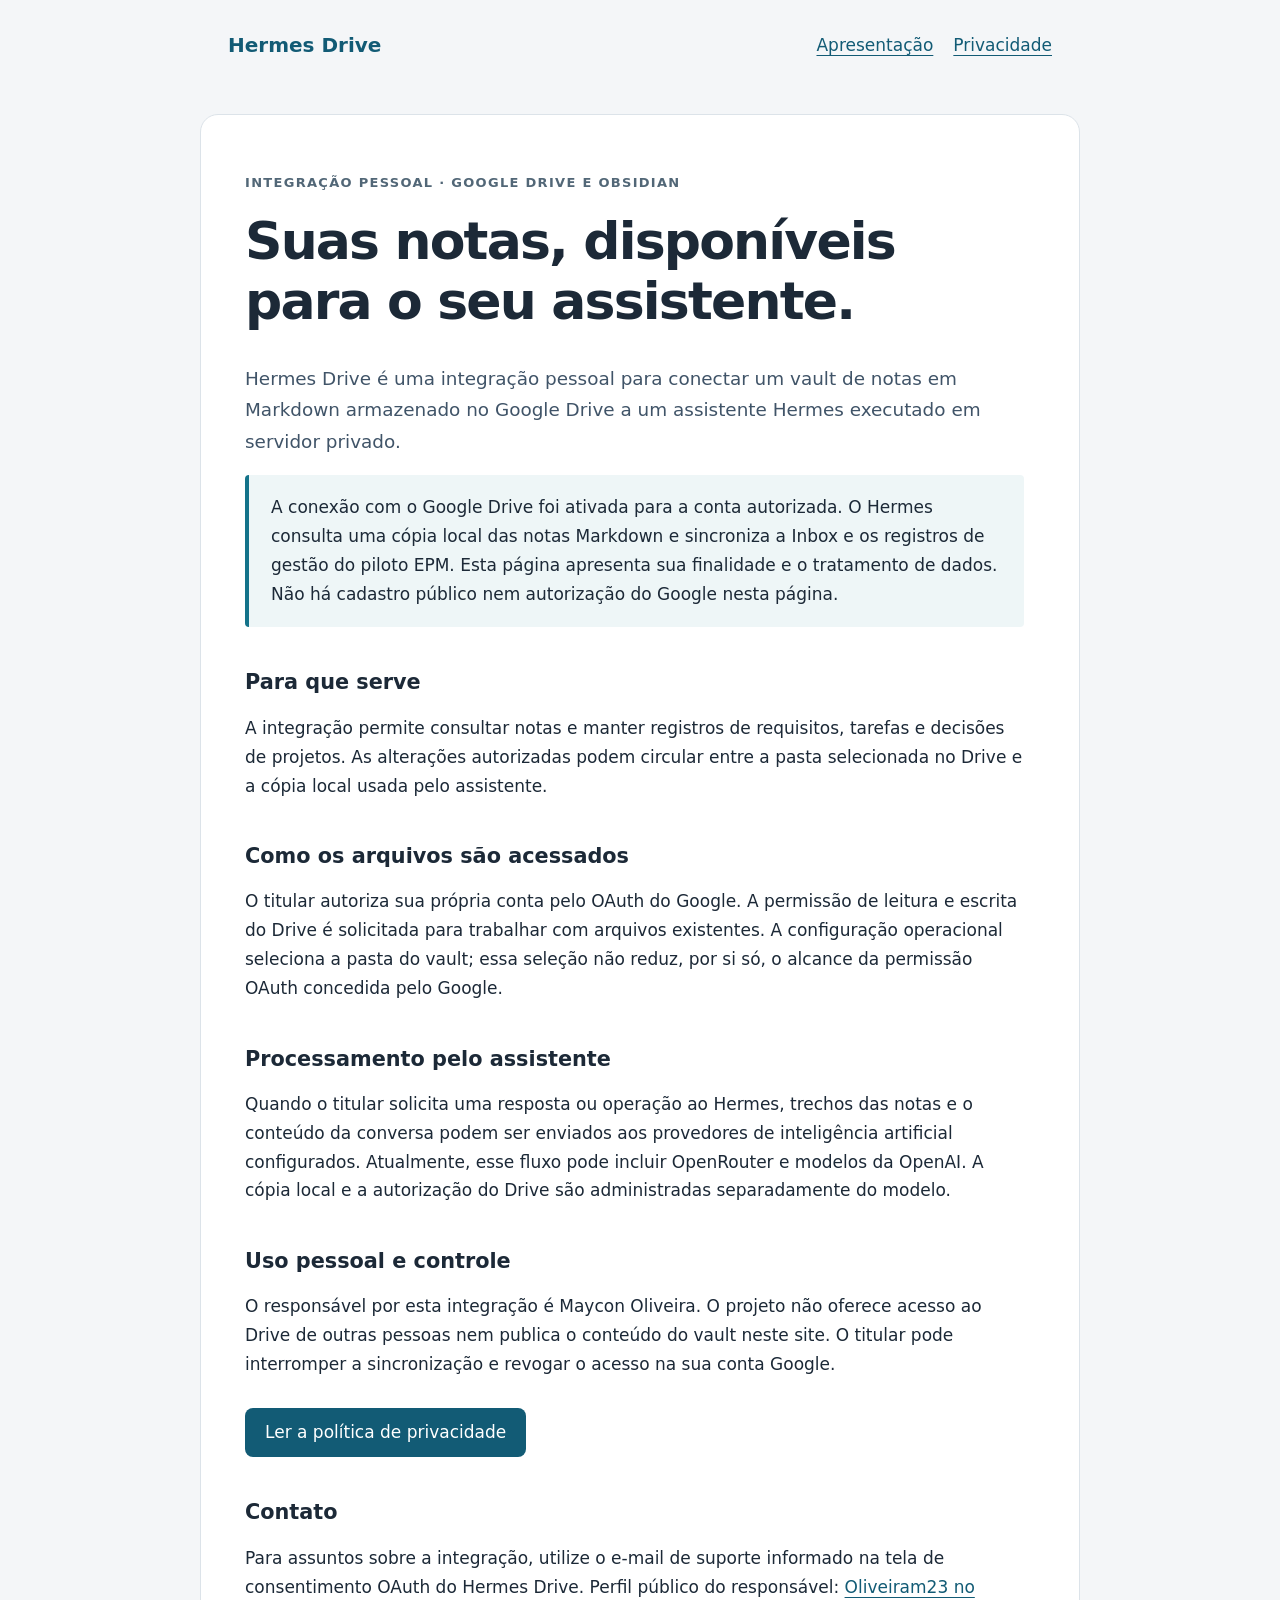
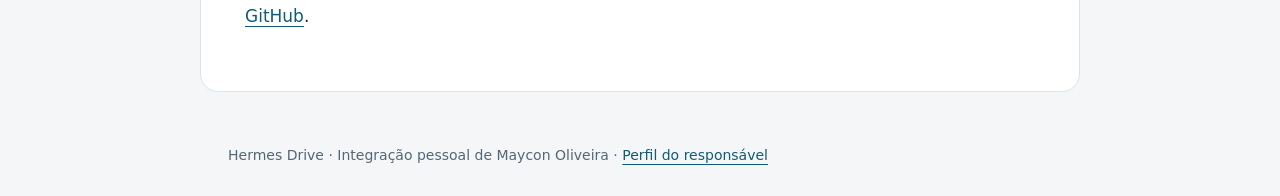
<file: index.html>
<!doctype html>
<html lang="pt-BR"><head><meta charset="utf-8"><meta name="viewport" content="width=device-width, initial-scale=1"><meta name="description" content="Integração pessoal entre Google Drive, notas Obsidian e o assistente Hermes. Conheça sua finalidade e o tratamento dos dados."><title>Apresentação — Hermes Drive</title><link rel="stylesheet" href="styles.css"><meta name="google-site-verification" content="id3ZQi7W1XBPhnllCntnnoxr5P1syRVxBGIIHP8MUYo" />
</head>
<body><header><a href="./">Hermes Drive</a><nav aria-label="Navegação principal"><a href="./">Apresentação</a><a href="privacy.html">Privacidade</a></nav></header><main><p class="label">Integração pessoal · Google Drive e Obsidian</p>
<h1>Suas notas, disponíveis para o seu assistente.</h1>
<p class="intro">Hermes Drive é uma integração pessoal para conectar um vault de notas em Markdown armazenado no Google Drive a um assistente Hermes executado em servidor privado.</p>
<p class="notice">A conexão com o Google Drive foi ativada para a conta autorizada. O Hermes consulta uma cópia local das notas Markdown e sincroniza a Inbox e os registros de gestão do piloto EPM. Esta página apresenta sua finalidade e o tratamento de dados. Não há cadastro público nem autorização do Google nesta página.</p>
<h2>Para que serve</h2><p>A integração permite consultar notas e manter registros de requisitos, tarefas e decisões de projetos. As alterações autorizadas podem circular entre a pasta selecionada no Drive e a cópia local usada pelo assistente.</p>
<h2>Como os arquivos são acessados</h2><p>O titular autoriza sua própria conta pelo OAuth do Google. A permissão de leitura e escrita do Drive é solicitada para trabalhar com arquivos existentes. A configuração operacional seleciona a pasta do vault; essa seleção não reduz, por si só, o alcance da permissão OAuth concedida pelo Google.</p>
<h2>Processamento pelo assistente</h2><p>Quando o titular solicita uma resposta ou operação ao Hermes, trechos das notas e o conteúdo da conversa podem ser enviados aos provedores de inteligência artificial configurados. Atualmente, esse fluxo pode incluir OpenRouter e modelos da OpenAI. A cópia local e a autorização do Drive são administradas separadamente do modelo.</p>
<h2>Uso pessoal e controle</h2><p>O responsável por esta integração é Maycon Oliveira. O projeto não oferece acesso ao Drive de outras pessoas nem publica o conteúdo do vault neste site. O titular pode interromper a sincronização e revogar o acesso na sua conta Google.</p>
<a class="button" href="privacy.html">Ler a política de privacidade</a>
<h2>Contato</h2><p>Para assuntos sobre a integração, utilize o e-mail de suporte informado na tela de consentimento OAuth do Hermes Drive. Perfil público do responsável: <a href="https://github.com/Oliveiram23">Oliveiram23 no GitHub</a>.</p></main><footer>Hermes Drive · Integração pessoal de Maycon Oliveira · <a href="https://github.com/Oliveiram23">Perfil do responsável</a></footer></body></html>
</file>
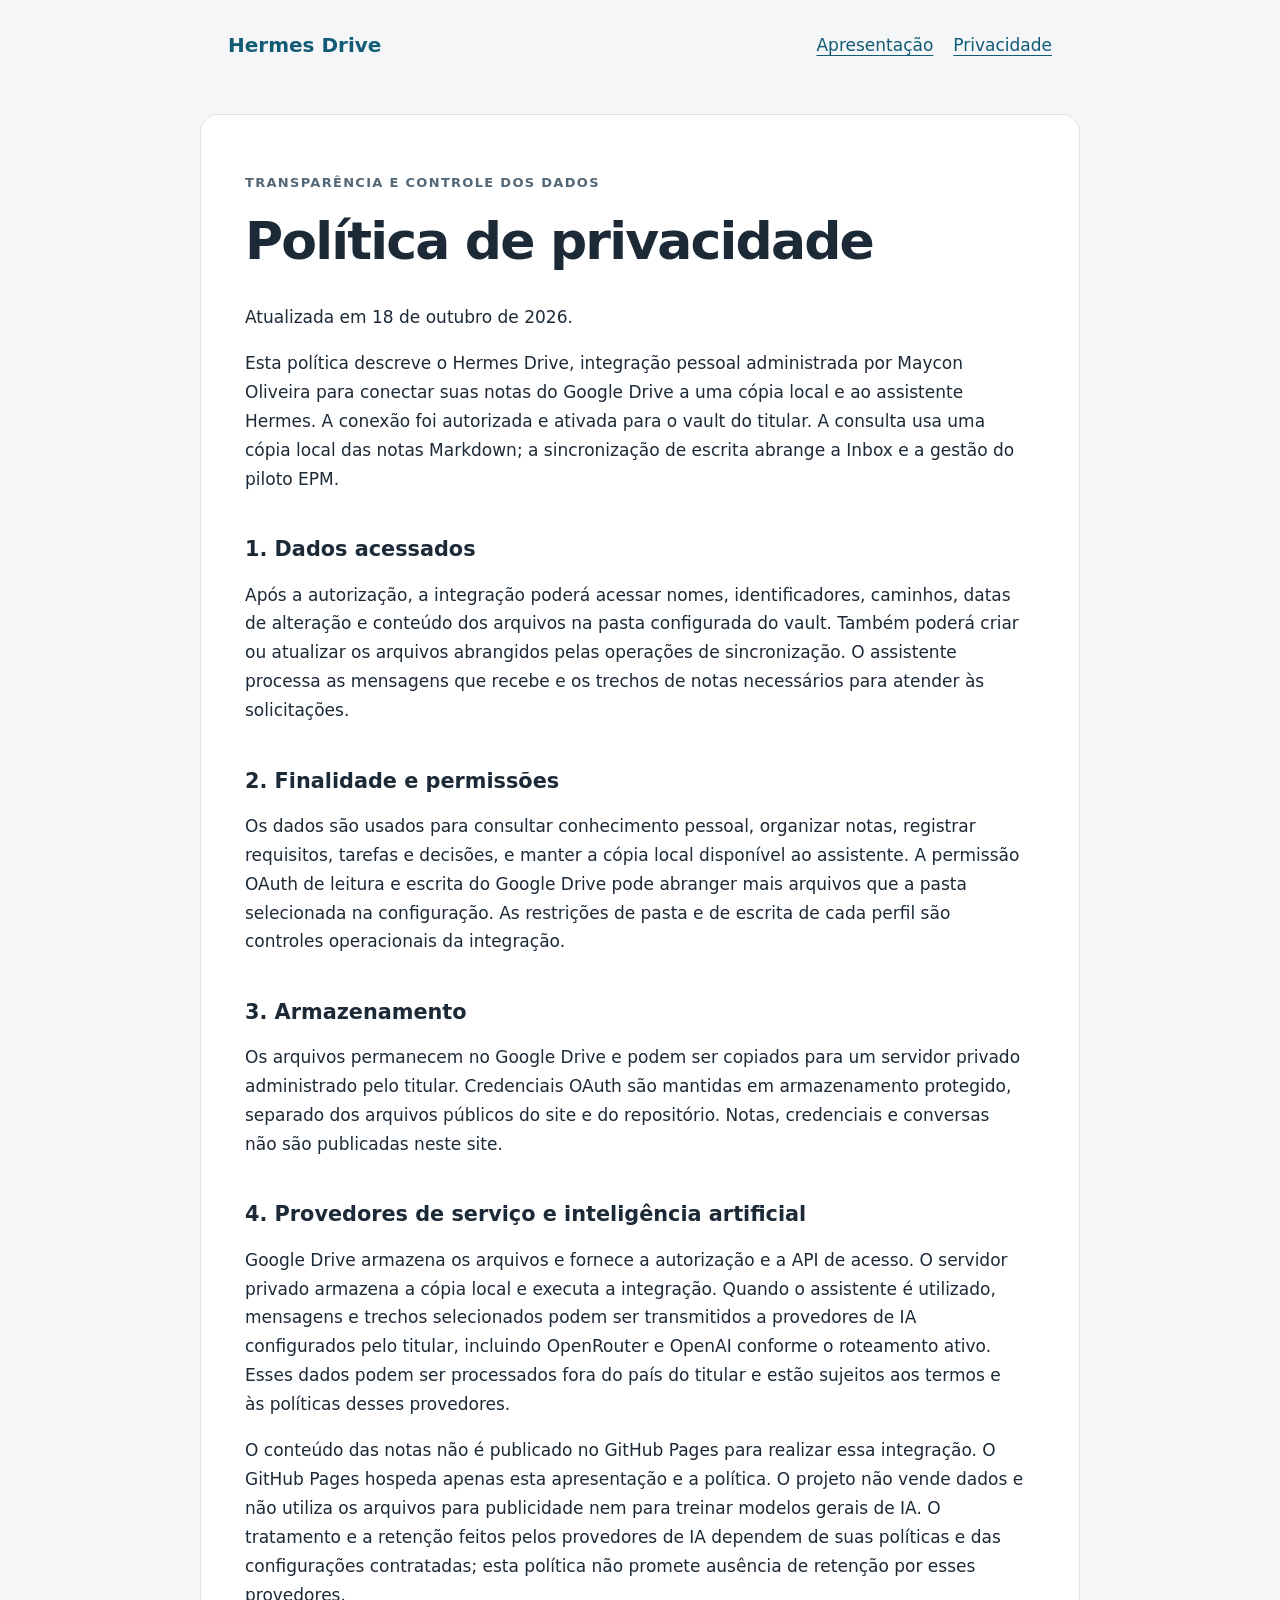
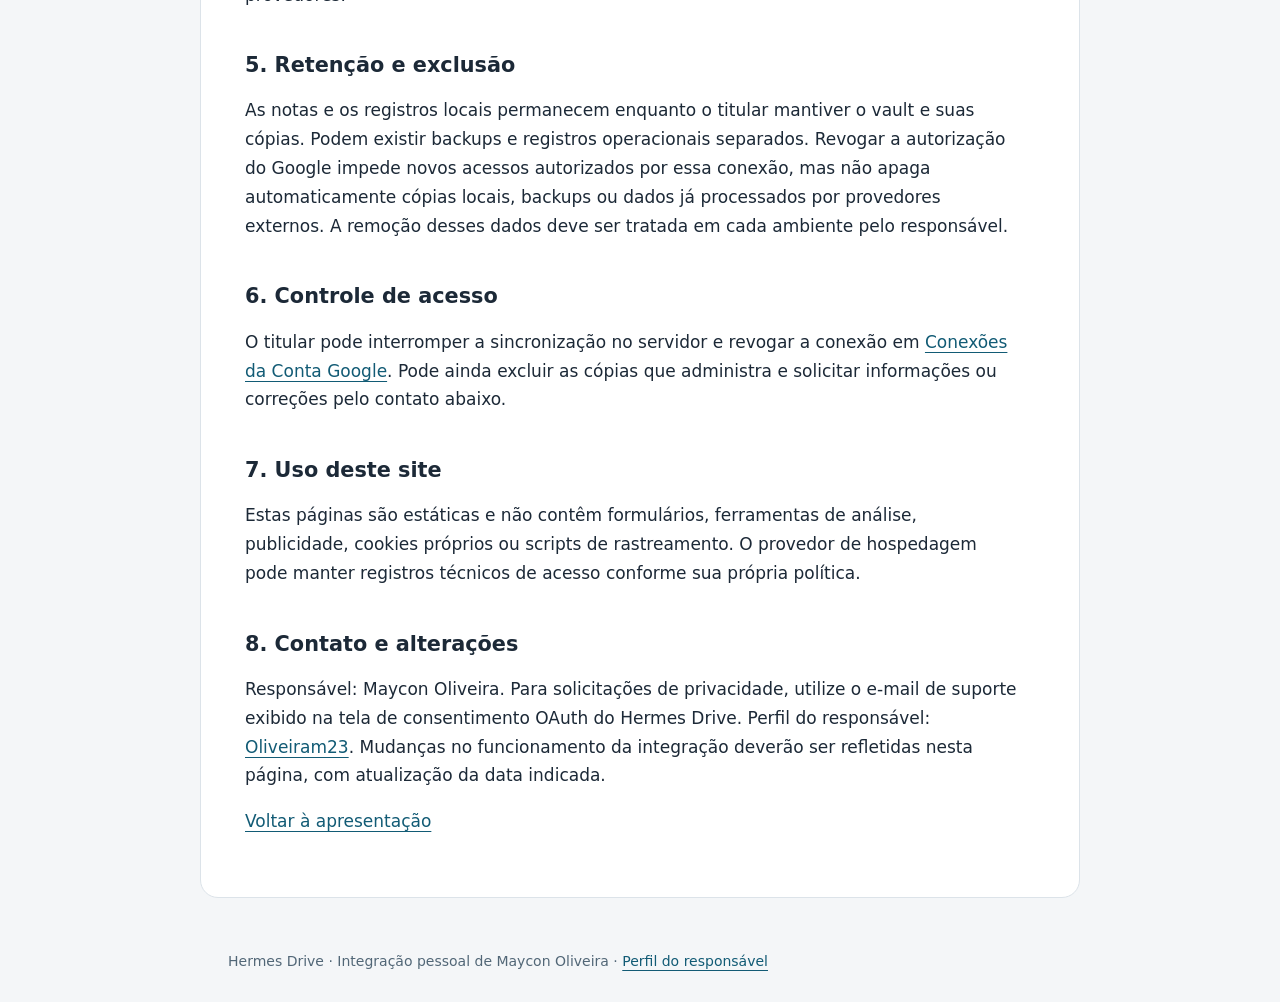
<file: privacy.html>
<!doctype html>
<html lang="pt-BR"><head><meta charset="utf-8"><meta name="viewport" content="width=device-width, initial-scale=1"><meta name="description" content="Política de privacidade do Hermes Drive: acesso ao Google Drive, armazenamento local, processamento por IA, retenção e revogação."><title>Política de privacidade — Hermes Drive</title><link rel="stylesheet" href="styles.css"></head>
<body><header><a href="./">Hermes Drive</a><nav aria-label="Navegação principal"><a href="./">Apresentação</a><a href="privacy.html">Privacidade</a></nav></header><main><p class="label">Transparência e controle dos dados</p><h1>Política de privacidade</h1><p>Atualizada em 18 de outubro de 2026.</p>
<p>Esta política descreve o Hermes Drive, integração pessoal administrada por Maycon Oliveira para conectar suas notas do Google Drive a uma cópia local e ao assistente Hermes. A conexão foi autorizada e ativada para o vault do titular. A consulta usa uma cópia local das notas Markdown; a sincronização de escrita abrange a Inbox e a gestão do piloto EPM.</p>
<h2>1. Dados acessados</h2><p>Após a autorização, a integração poderá acessar nomes, identificadores, caminhos, datas de alteração e conteúdo dos arquivos na pasta configurada do vault. Também poderá criar ou atualizar os arquivos abrangidos pelas operações de sincronização. O assistente processa as mensagens que recebe e os trechos de notas necessários para atender às solicitações.</p>
<h2>2. Finalidade e permissões</h2><p>Os dados são usados para consultar conhecimento pessoal, organizar notas, registrar requisitos, tarefas e decisões, e manter a cópia local disponível ao assistente. A permissão OAuth de leitura e escrita do Google Drive pode abranger mais arquivos que a pasta selecionada na configuração. As restrições de pasta e de escrita de cada perfil são controles operacionais da integração.</p>
<h2>3. Armazenamento</h2><p>Os arquivos permanecem no Google Drive e podem ser copiados para um servidor privado administrado pelo titular. Credenciais OAuth são mantidas em armazenamento protegido, separado dos arquivos públicos do site e do repositório. Notas, credenciais e conversas não são publicadas neste site.</p>
<h2>4. Provedores de serviço e inteligência artificial</h2><p>Google Drive armazena os arquivos e fornece a autorização e a API de acesso. O servidor privado armazena a cópia local e executa a integração. Quando o assistente é utilizado, mensagens e trechos selecionados podem ser transmitidos a provedores de IA configurados pelo titular, incluindo OpenRouter e OpenAI conforme o roteamento ativo. Esses dados podem ser processados fora do país do titular e estão sujeitos aos termos e às políticas desses provedores.</p><p>O conteúdo das notas não é publicado no GitHub Pages para realizar essa integração. O GitHub Pages hospeda apenas esta apresentação e a política. O projeto não vende dados e não utiliza os arquivos para publicidade nem para treinar modelos gerais de IA. O tratamento e a retenção feitos pelos provedores de IA dependem de suas políticas e das configurações contratadas; esta política não promete ausência de retenção por esses provedores.</p>
<h2>5. Retenção e exclusão</h2><p>As notas e os registros locais permanecem enquanto o titular mantiver o vault e suas cópias. Podem existir backups e registros operacionais separados. Revogar a autorização do Google impede novos acessos autorizados por essa conexão, mas não apaga automaticamente cópias locais, backups ou dados já processados por provedores externos. A remoção desses dados deve ser tratada em cada ambiente pelo responsável.</p>
<h2>6. Controle de acesso</h2><p>O titular pode interromper a sincronização no servidor e revogar a conexão em <a href="https://myaccount.google.com/connections">Conexões da Conta Google</a>. Pode ainda excluir as cópias que administra e solicitar informações ou correções pelo contato abaixo.</p>
<h2>7. Uso deste site</h2><p>Estas páginas são estáticas e não contêm formulários, ferramentas de análise, publicidade, cookies próprios ou scripts de rastreamento. O provedor de hospedagem pode manter registros técnicos de acesso conforme sua própria política.</p>
<h2>8. Contato e alterações</h2><p>Responsável: Maycon Oliveira. Para solicitações de privacidade, utilize o e-mail de suporte exibido na tela de consentimento OAuth do Hermes Drive. Perfil do responsável: <a href="https://github.com/Oliveiram23">Oliveiram23</a>. Mudanças no funcionamento da integração deverão ser refletidas nesta página, com atualização da data indicada.</p>
<p><a href="./">Voltar à apresentação</a></p></main><footer>Hermes Drive · Integração pessoal de Maycon Oliveira · <a href="https://github.com/Oliveiram23">Perfil do responsável</a></footer></body></html>
</file>
<file: styles.css>
*{box-sizing:border-box}body{margin:0;background:#f4f6f8;color:#1c2937;font:17px/1.7 system-ui,-apple-system,BlinkMacSystemFont,"Segoe UI",sans-serif}header,main,footer{max-width:880px;margin:auto;padding:28px}header{display:flex;justify-content:space-between;gap:18px;align-items:center}a{color:#125b75;text-underline-offset:4px}nav{display:flex;gap:20px;flex-wrap:wrap}header>a{font-weight:750;text-decoration:none;font-size:20px}main{background:#fff;border:1px solid #dce3e9;border-radius:18px;margin-top:24px;margin-bottom:24px;padding:44px}h1{font-size:clamp(2rem,6vw,3.25rem);line-height:1.15;letter-spacing:-.035em;margin:.35em 0 .6em}h2{font-size:1.3rem;margin-top:2em;line-height:1.35}p,li{max-width:72ch}.label{font-size:13px;font-weight:700;letter-spacing:.1em;text-transform:uppercase;color:#526777}.intro{font-size:1.15rem;color:#405468}.notice{padding:18px 22px;background:#eef6f7;border-left:4px solid #14738a;border-radius:4px}.button{display:inline-block;padding:10px 20px;background:#125b75;color:white;border-radius:8px;text-decoration:none;margin-top:12px}footer{font-size:14px;color:#526777}code{overflow-wrap:anywhere}@media(max-width:600px){header,footer{padding:20px}header{align-items:flex-start;flex-direction:column}main{margin:12px;border-radius:12px;padding:25px}}
</file>
